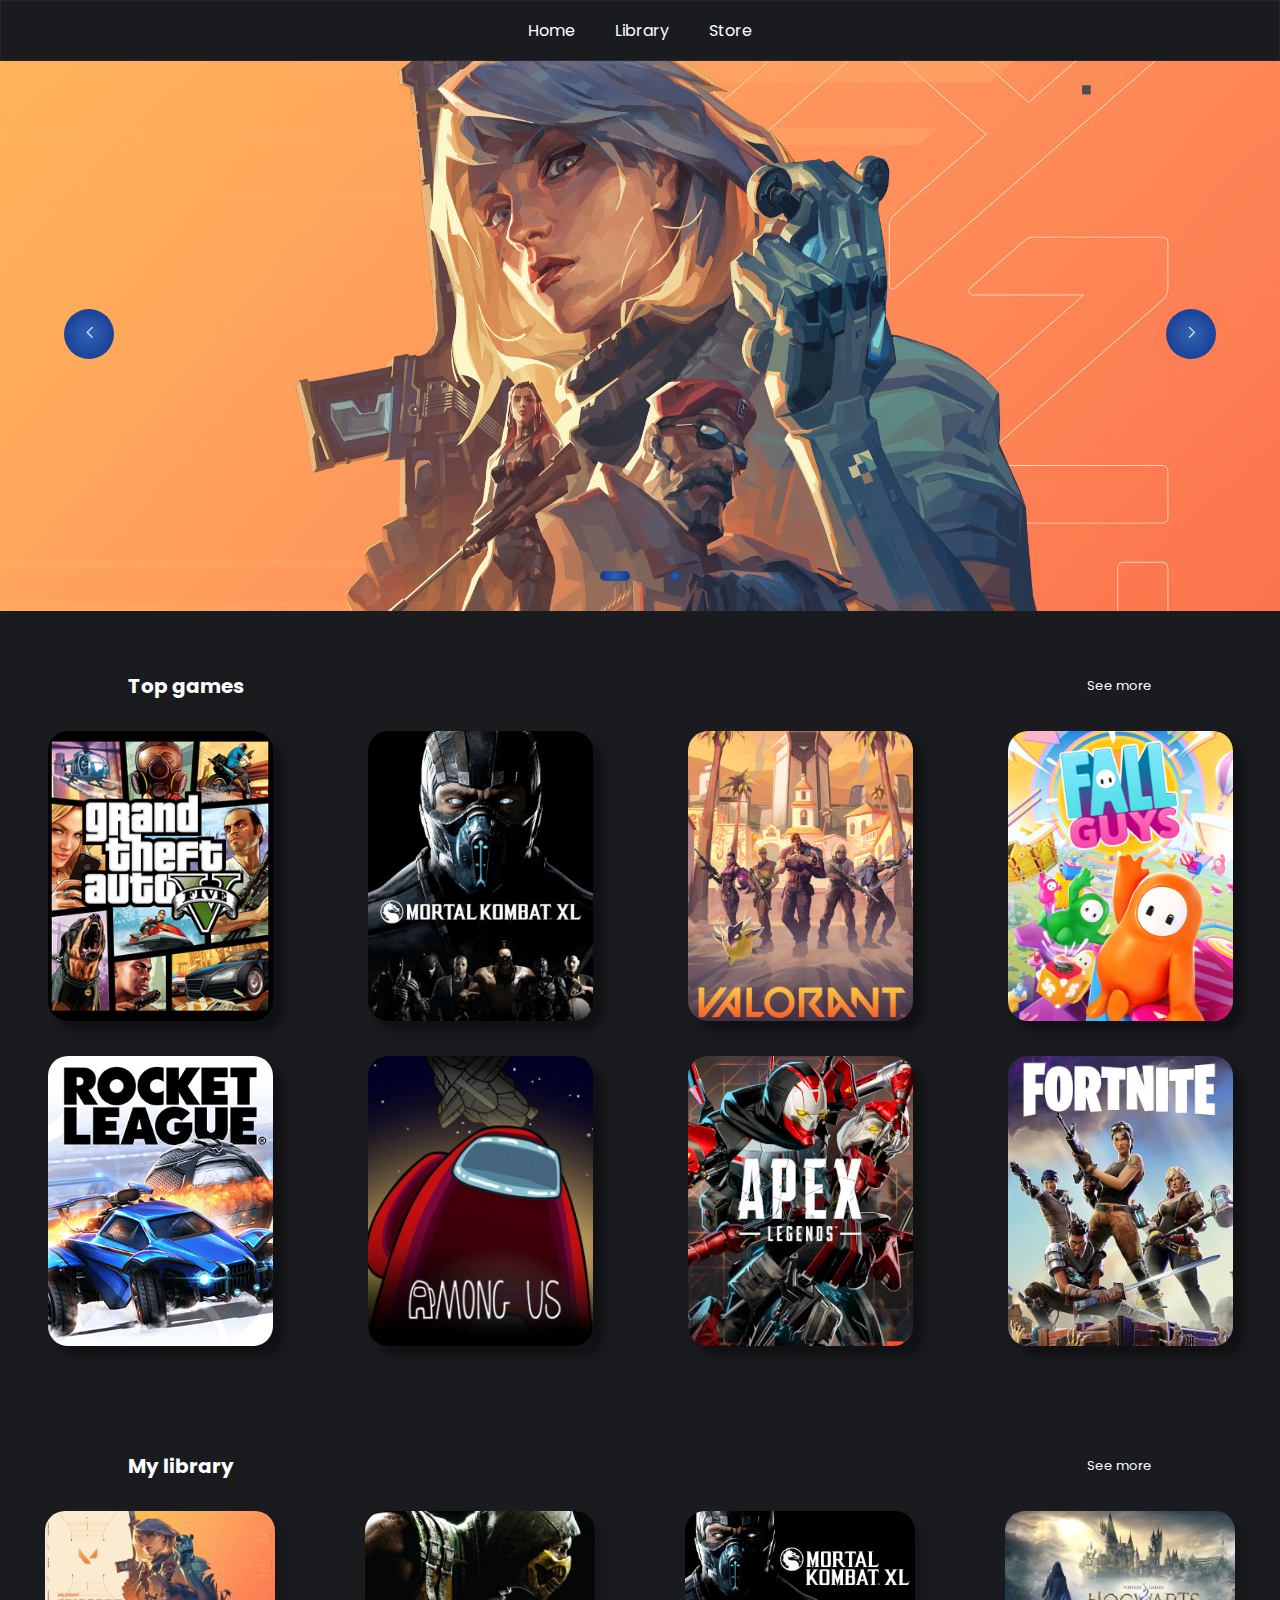
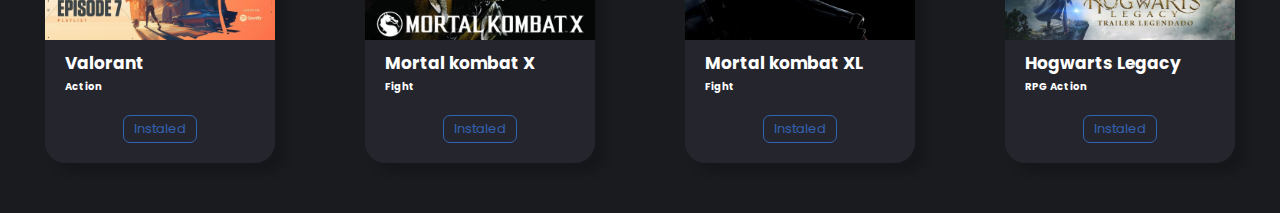
<file: index.html>
<!DOCTYPE html>
<html lang="pt-br">
<head>
    <meta charset="UTF-8">
    <meta name="viewport" content="width=device-width, initial-scale=1.0">
    <title>Dashboard Gamer</title>
    <link rel="stylesheet" href="assets/style.css">
    <link rel="stylesheet" href="media/index.css">
    <link rel="stylesheet" href="https://cdn.jsdelivr.net/npm/bootstrap-icons@1.11.1/font/bootstrap-icons.css">
</head>
<body>
    <header>
        <nav id="menu">
            <a href="index.html">Home</a>

            <a href="library.html">Library</a>

            <a href="store.html">Store</a>
        </nav>
    </header>
    
    <main>
        <section class="slider">
            
            <div class="list">
                <div class="item">
                    <img src="img-slide/valorant.jpg" alt="" class="bg-slide2" >
                </div>
                <div class="item">
                    <img src="img-slide/Mortal-Kombat-bg.jpeg" alt="" class="bg-slide" >
                </div>
                
            </div>

            <div class="buttons">
                <button id="prev"><i class="bi bi-chevron-left"></i></button>
                <button id="next"><i class="bi bi-chevron-right"></i></button>
            </div>

            <ul class="dots">
                <li class="active"></li>
                <li></li>
            </ul>
           
        </section>

        <section class="store">
            <span class="showMore">
                <h1>Top games</h1>
                <a href="store.html">See more</a>
            </span>
            
            <div class="played">
                <div class="slide-store">
                    <img src="img-games/gta5.png" alt="imagem do jogo gta">

                    <div class="name-game">
                        <p>Grand Theft Auto V</p>
                        <div class="btn">
                            <h3>R$: 64,20</h3>
                            <a href="store.html" class="buy">Add to Cart</a>  
                        </div>
                    </div>
                </div>

                <div class="slide-store">
                    <img src="img-games/mkxl.jpg" alt="imagem do jogo mortal kombat xl">

                    <div class="name-game">
                        <p>Mortal kombat XL</p>
                        <div class="btn">
                            <h3>R$: 223,20</h3>
                            <a href="store.html" class="buy">Add to Cart</a>  
                        </div>
                    </div>
                </div>

                <div class="slide-store">
                    <img src="img-games/valorant.jpg" alt="imagem do valorant">

                    <div class="name-game">
                        <p>Valorant</p>
                        <div class="btn">
                            <h3>Free</h3>
                            <a href="store.html" class="buy">Add to Cart</a>
                        </div>
                    </div>
                </div>

                <div class="slide-store">
                    <img src="img-games/fg.jpg" alt="imagem do jogo fall guys">

                    <div class="name-game">
                        <p>Fall guys</p>
                        <div class="btn">
                            <h3>Free</h3>
                            <a href="store.html" class="buy">Add to Cart</a> 
                        </div>
                    </div>
                </div>

                <div class="slide-store">
                    <img src="img-games/rlg.png" alt="imagem do jogo rocket league">

                    <div class="name-game">
                        <p>Rocket league</p>
                        <div class="btn">
                            <h3>Free</h3>
                            <a href="store.html" class="buy">Add to Cart</a> 
                        </div>
                    </div>
                </div>

                <div class="slide-store">
                    <img src="img-games/amoung.jpg" alt="imagem do jogo among-us">

                    <div class="name-game">
                        <p>Among Us</p>
                        <div class="btn">
                            <h3>R$: 10,00</h3>
                            <a href="store.html" class="buy">Add to Cart</a>  
                        </div>
                    </div>
                </div>

                <div class="slide-store">
                    <img src="img-games/apex.jpeg" alt="imagem do jogo apex">

                    <div class="name-game">
                        <p>Apex Legends</p>
                        <div class="btn">
                            <h3>Free</h3>
                            <a href="store.html" class="buy">Add to Cart</a>
                        </div>
                    </div>
                </div>

                <div class="slide-store">
                    <img src="img-games/fnt.jpg" alt="imagem do jogo fortnite">

                    <div class="name-game">
                        <p>Fortnite</p>
                        <div class="btn">
                            <h3>Free</h3>
                            <a href="store.html" class="buy">Add to Cart</a>
                        </div>
                    </div>
                </div>
                
            </div>

        </section>


        <section class="library">
            <span class="showMore">
                <h1>My library</h1>
                <a href="library.html">See more</a>
            </span>

            <div class="cards">
                <div class="card-lib">
                    <img src="img/valorant-bg.webp" alt="jogo valorant">
                    <h3>Valorant</h3>
                    <h5>Action</h5>
                    <div class="btn">
                        <a href="library.html">Instaled</a>
                    </div>
                </div>

                <div class="card-lib">
                    <img src="img/mkx.jpg" alt="jogo mortal kombat X">
                    <h3>Mortal kombat X</h3>
                    <h5>Fight</h5>
                    <div class="btn">
                        <a href="library.html">Instaled</a>
                    </div>
                </div>

                <div class="card-lib">
                    <img src="img/mkxl.jpeg" alt="jogo mortal kombat XL">
                    <h3>Mortal kombat XL</h3>
                    <h5>Fight</h5>
                    <div class="btn">
                        <a href="library.html">Instaled</a>
                    </div>
                </div>

                <div class="card-lib">
                    <img src="img/hl.jpg" alt="jogo mortal hogwarts legacy">
                    <h3>Hogwarts Legacy</h3>
                    <h5>RPG Action</h5>
                    <div class="btn">
                        <a href="library.html">Instaled</a>
                    </div>
                </div>
            </div>

        </section>

    </main>



    <script src="script/script.js"></script>
</body>
</html>
</file>
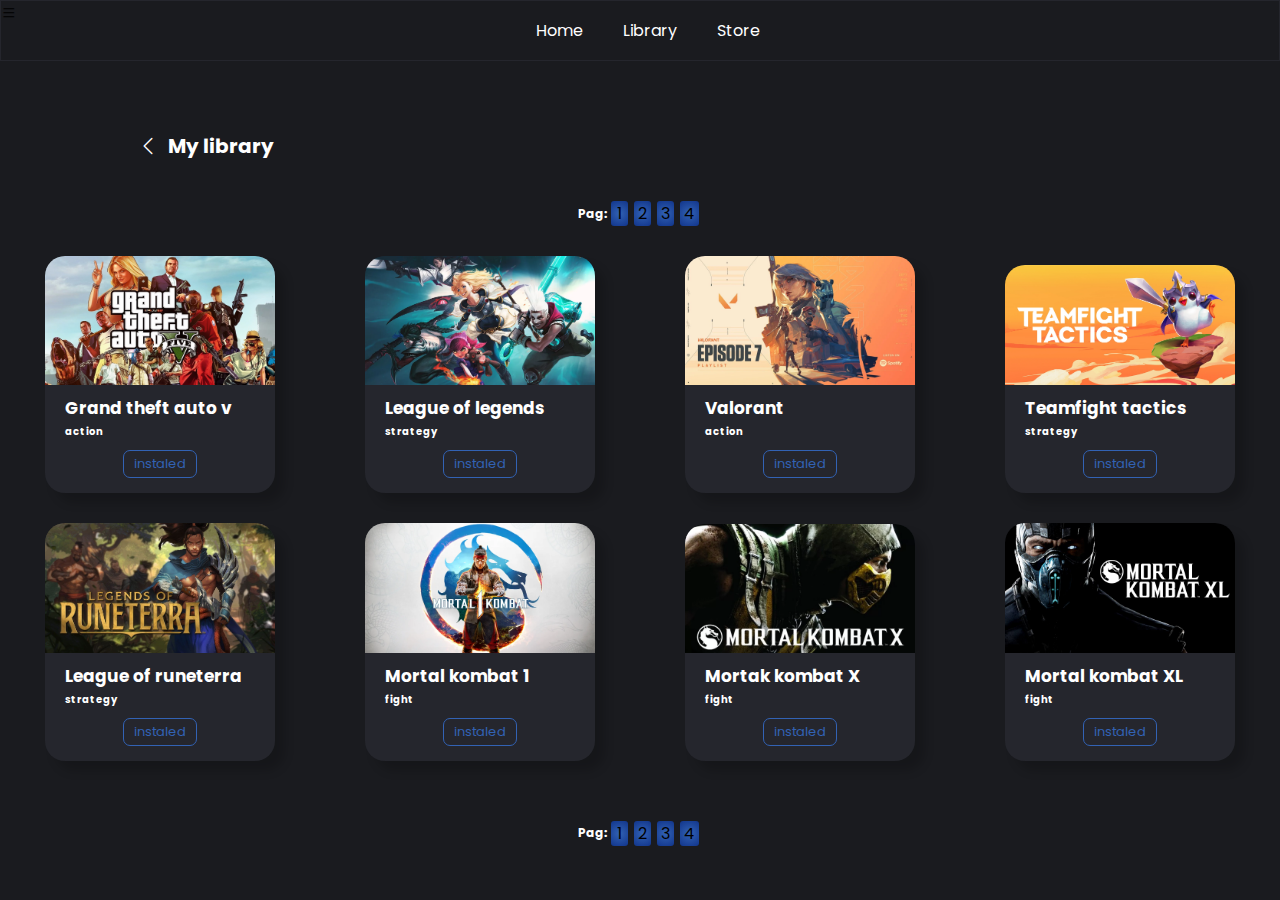
<file: library.html>
<!DOCTYPE html>
<html lang="pt-br">
<head>
    <meta charset="UTF-8">
    <meta name="viewport" content="width=device-width, initial-scale=1.0">
    <title>Dashboard Gamer</title>
    <link rel="stylesheet" href="assets/style.css">
    <link rel="stylesheet" href="assets/library.css">
    <link rel="stylesheet" href="media/library.css">
    <link rel="stylesheet" href="https://cdn.jsdelivr.net/npm/bootstrap-icons@1.11.1/font/bootstrap-icons.css">
</head>
<body>
    <header>
        <div class="hbg">
            <a onclick="clickMenu()"><i class="bi bi-list"></i></a>
        </div>

        <nav id="menu">
            <a href="index.html">Home</a>

            <a href="library.html">Library</a>

            <a href="store.html">Store</a>
        </nav>
    </header>
    

    <main>
        <section class="library">
            <span class="showMore">
                <a href="index.html" class="before" ><i class="bi bi-chevron-left"></i></a>
                <h1>My library</h1>
            </span>

            <div class="pag">
                <h4>Pag:</h4>
                <p class="one" onclick="clickPlay1()">1</p>
                <p onclick="clickPlay2()">2</p>
                <p onclick="clickPlay3()">3</p>
                <p onclick="clickPlay4()">4</p>
            </div>
            

            <div class="play" id="play1">
                <div class="mygames">
                    <img src="img/gta.jpg" alt="imagem do jogo gta 5">
                    <h3>Grand theft auto v</h3>
                    <h5>action</h5>
                    <div class="btn">                             
                        <a>instaled</a>
                    </div>
                </div>

                <div class="mygames">
                    <img src="img/lol.jpg" alt="imagem do lol">
                    <h3>League of legends</h3>
                    <h5>strategy</h5>
                    <div class="btn">
                        <a>instaled</a>
                    </div>
                </div>

                <div class="mygames">
                    <img src="img/valorant-bg.webp" alt="imagem do jogo valorant">
                    <h3>Valorant</h3>
                    <h5>action</h5>
                    <div class="btn">
                        <a>instaled</a>
                    </div>
                </div>

                
                <div class="mygames">
                    <img src="img/tft.jpg" alt="imagem do jogo tft">
                    <h3>Teamfight tactics</h3>
                    <h5>strategy</h5>
                    <div class="btn">
                        <a>instaled</a>
                    </div>
                </div>

                <div class="mygames">
                    <img src="img/rune.jpg" alt="imagem do jogo league of runeterra">
                    <h3>League of runeterra</h3>
                    <h5>strategy</h5>
                    <div class="btn">
                        <a>instaled</a>
                    </div>
                </div>

                
                <div class="mygames">
                    <img src="img/mk1.webp" alt="imagem do jogo mk 1">
                    <h3>Mortal kombat 1</h3>
                    <h5>fight</h5>
                    <div class="btn">
                        <a>instaled</a>
                    </div>
                </div>

                <div class="mygames">
                    <img src="img/mkx.jpg" alt="imagem do jogo mk X">
                    <h3>Mortak kombat X</h3>
                    <h5>fight</h5>
                    <div class="btn">                             
                        <a>instaled</a>
                    </div>
                </div>

                <div class="mygames">
                    <img src="img/mkxl.jpeg" alt="imagem do jogo mk XL">
                    <h3>Mortal kombat XL</h3>
                    <h5>fight</h5>
                    <div class="btn">
                        <a>instaled</a>
                    </div>
                </div>

            </div>

            <div class="play" id="play2">
                
                <div class="mygames">
                    <img src="img/cs2.webp" alt="imagem do jogo cs2">
                    <h3>Counter strike 2</h3>
                    <h5>action</h5>
                    <div class="btn">
                        <a>instaled</a>
                    </div>
                </div>
                
                <div class="mygames">
                    <img src="img/cyb.jpg" alt="imagem do jogo cyberpunk">
                    <h3>Cyberpunk 2077</h3>
                    <h5>action</h5>
                    <div class="btn">
                        <a>instaled</a>
                    </div>
                </div>

                <div class="mygames">
                    <img src="img/apex.webp" alt="imagem do jogo apex">
                    <h3>Apex legends</h3>
                    <h5>action</h5>
                    <div class="btn">
                        <a>instaled</a>
                    </div>
                </div>

                <div class="mygames">
                    <img src="img/hl.jpg" alt="imagem do jogo hogwarts legacy">
                    <h3>Hogwarts Legacy</h3>
                    <h5>RPG Action</h5>
                    <div class="btn">
                        <a>instaled</a>
                    </div>
                </div>

                <div class="mygames">
                    <img src="img/Among.jpg" alt="imagem do jogo among-us">
                    <h3>Among-us</h3>
                    <h5>strategy</h5>
                    <div class="btn">                             
                        <a>instaled</a>
                    </div>
                </div>

                <div class="mygames">
                    <img src="img/street.png" alt="imagem do jogo street fighter 6">
                    <h3>Street Fighter 6</h3>
                    <h5>fight</h5>
                    <div class="btn">
                        <a>instaled</a>
                    </div>
                </div>

                <div class="mygames">
                    <img src="img/nba2k23.jpg" alt="imagem do jogo NBA 2k23">
                    <h3>NBA 2k23</h3>
                    <h5>sport</h5>
                    <div class="btn">
                        <a>instaled</a>
                    </div>
                </div>

                <div class="mygames">
                    <img src="img/steet5.jpg" alt="imagem do jogo street fighter 5">
                    <h3>Street Fighter 5</h3>
                    <h5>fight</h5>
                    <div class="btn">
                        <a>instaled</a>
                    </div>
                </div>

            </div>  

            <div class="play" id="play3">
                <div class="mygames">
                    <img src="img/starfield.png" alt="imagem do jogo starfield">
                    <h3>Starfield</h3>
                    <h5>adventure / action</h5>
                    <div class="btn">
                        <a>instaled</a>
                    </div>
                </div>

                <div class="mygames">
                    <img src="img/Lies.jpg" alt="imagem do jogo lies of p">
                    <h3>Lies of P</h3>
                    <h5>RPG</h5>
                    <div class="btn">
                        <a>instaled</a>
                    </div>
                </div>

                <div class="mygames">
                    <img src="img/fnt.webp" alt="imagem do jogo fortnite">
                    <h3>Fortnite</h3>
                    <h5>action</h5>
                    <div class="btn">
                        <a>instaled</a>
                    </div>
                </div>

                <div class="mygames">
                    <img src="img/overw.jpg" alt="imagem do jogo overwatch 2">
                    <h3>Overwatch 2</h3>
                    <h5>action</h5>
                    <div class="btn">
                        <a>instaled</a>
                    </div>
                </div>

                <div class="mygames">
                    <img src="img/rocket-league.webp" alt="imagem do jogo rocket league">
                    <h3>Rocket league</h3>
                    <h5>sport</h5>
                    <div class="btn">
                        <a>instaled</a>
                    </div>
                </div>

                <div class="mygames">
                    <img src="img/lostArk.webp" alt="imagem do jogo lost ark">
                    <h3>Lost ark</h3>
                    <h5>MMORPG</h5>
                    <div class="btn">
                        <a>instaled</a>
                    </div>
                </div>  

                <div class="mygames">
                    <img src="img/thesims.jpg" alt="imagem do jogo the sims 4">
                    <h3>The sims 4</h3>
                    <h5>life simulator</h5>
                    <div class="btn">
                        <a>instaled</a>
                    </div>
                </div>

                <div class="mygames">
                    <img src="img/pubg.jpg" alt="imagem do jogo PUBG - Battlegrounds">
                    <h3>PUBG - Battlegrounds</h3>
                    <h5>battle royale</h5>
                    <div class="btn">
                        <a>instaled</a>
                    </div>
                </div>

            </div>

            <div class="play" id="play4">
                <div class="mygames">
                    <img src="img/gtaSan.jpg" alt="imagem do jogo grand theft auto san andreas">
                    <h3>GTA: San Andreas</h3>
                    <h5>The Definitive Edition</h5>
                    <div class="btn">
                        <a>instaled</a>
                    </div>
                </div>

                <div class="mygames">
                    <img src="img/fc24.jpeg" alt="imagem do jogo fc24">
                    <h3>EA SPORTS FC™ 24</h3>
                    <h5>sport</h5>
                    <div class="btn">
                        <a>instaled</a>
                    </div>
                </div>

                <div class="mygames">
                    <img src="img/seaOfThieves.jpg" alt="imagem do jogo Sea of Thieves 2023 Edition">
                    <h3>Sea of Thieves</h3>
                    <h5>2023 Edition</h5>
                    <div class="btn">
                        <a>instaled</a>
                    </div>
                </div>

                <div class="mygames">
                    <img src="img/tw.jpeg" alt="imagem do jogo the witcher 3">
                    <h3>The Witcher® 3</h3>
                    <h5>Wild Hunt</h5>
                    <div class="btn">
                        <a>instaled</a>
                    </div>
                </div>

            </div>

            <div class="pag" id="pag2">
                <h4>Pag:</h4>
                <p class="one" onclick="clickPlay1()">1</p>
                <p onclick="clickPlay2()">2</p>
                <p onclick="clickPlay3()">3</p>
                <p onclick="clickPlay4()">4</p>
            </div>
        </section>

    </main>
    <script src="script/script.js"></script>
</body>
</html>
</file>
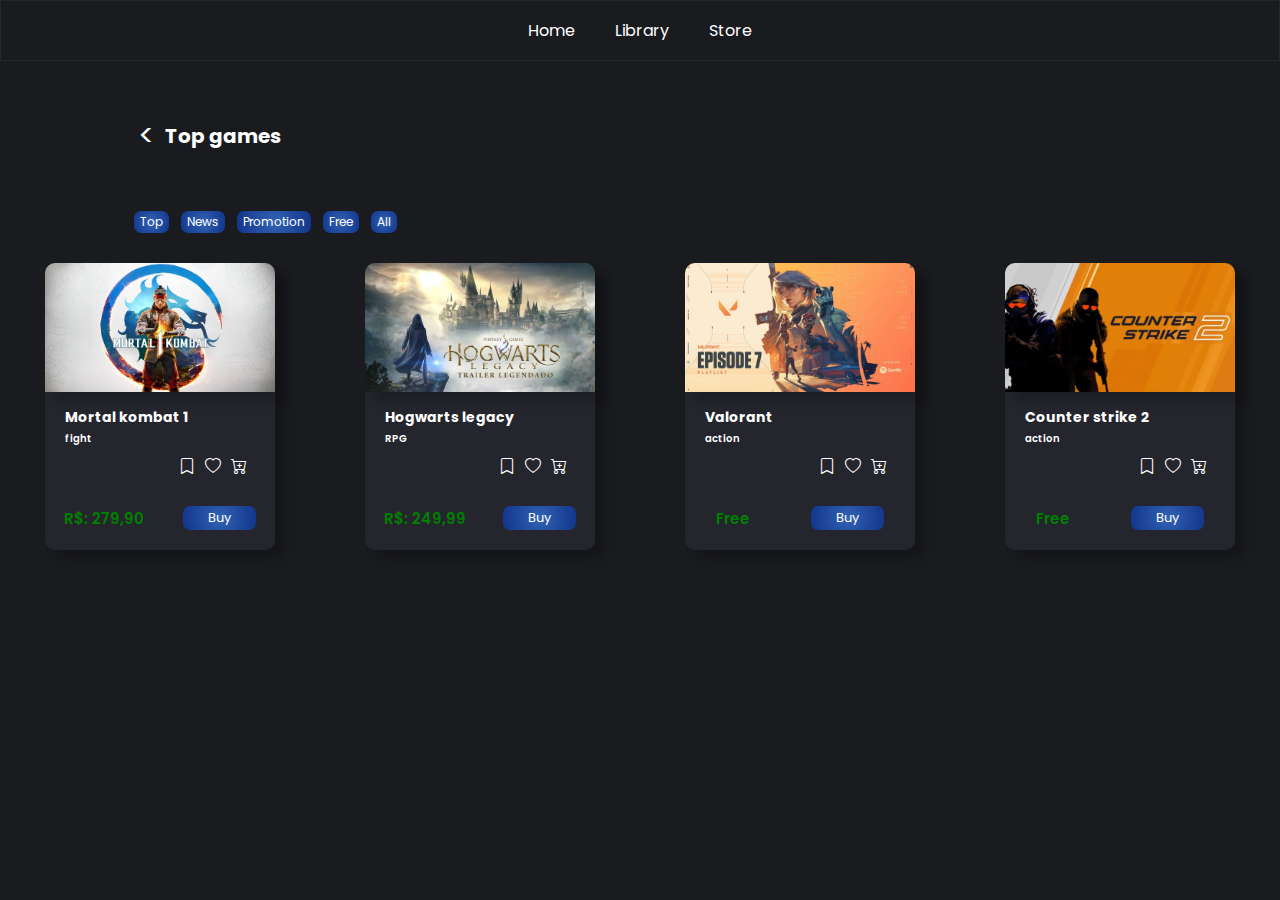
<file: store.html>
<!DOCTYPE html>
<html lang="pt-br">
<head>
    <meta charset="UTF-8">
    <meta name="viewport" content="width=device-width, initial-scale=1.0">
    <title>Dashboard Gamer</title>
    <link rel="stylesheet" href="style/global.css">
    <link rel="stylesheet" href="components/store/style/header.css">
    <link rel="stylesheet" href="components/store/style/store.css">
    <link rel="stylesheet" href="components/store/media/store.css">
    <link rel="stylesheet" href="https://cdn.jsdelivr.net/npm/bootstrap-icons@1.11.1/font/bootstrap-icons.css">
</head>
<body>
    <header>
        <nav id="menu">
            <a href="index.html">Home</a>

            <a href="library.html">Library</a>

            <a href="store.html">Store</a>
        </nav>
    </header>
    
    <main>
        <section class="my-store">
            <span class="showMore-store">
                <div class="top-show">
                    <a href="index.html" ><</a>
                    <h1>Top games</h1>
                </div>
            
                <div class="category">
                    <p onclick="clickTopGames()">Top</p>
                    <p onclick="clickTopNews()">News</p>
                    <p onclick="clickTopPromotion()">Promotion</p>
                    <p onclick="clickTopFree()">Free</p>
                    <p onclick="clickAllGames()">All</p>
                </div>
                
                <div class="pag" id="pagAll2">
                    <h4>Pag:</h4>
                    <p class="one" onclick="clickAll()">1</p>
                    <p onclick="clickAll2()">2</p>
                    <p onclick="clickAll3()">3</p>
                    <p onclick="clickAll4()">4</p>
                </div>
            </span>
            
            <div class="cardsCategory">

                <div class="played" id="topGames">
                    <div class="slide-store">
                        <img src="components/img-cards/mk1.webp" alt="imagem do jogo mortal kombat 1">
    
                        <div class="name-game">
                            <h3>Mortal kombat 1</h3>
                            <p>fight</p>
                        </div>
    
                        <div class="cart">
                            <i class="bi bi-bookmark"></i>
                            <i class="bi bi-heart"></i>
                            <i class="bi bi-cart-plus"></i>
                        </div>
    
                        <div class="price">
                            <P>R$: 279,90</P>
                            <a  class="buy">Buy</a>  
                        </div>
                        
                    </div>
    
                    <div class="slide-store">
                        <img src="components/img-cards/hl.jpg" alt="imagem do jogo hogwarts legacy">
    
                        <div class="name-game">
                            <h3>Hogwarts legacy</h3>
                            <p>RPG</p>
                        </div>
    
                        <div class="cart">
                            <i class="bi bi-bookmark"></i>
                            <i class="bi bi-heart"></i>
                            <i class="bi bi-cart-plus"></i>
                        </div>
    
                        <div class="price">
                            <P>R$: 249,99</P>
                            <a  class="buy">Buy</a>  
                        </div>
                        
                    </div>
    
                    <div class="slide-store">
                        <img src="components/img-cards/valorant-bg.webp" alt="imagem do jogo valorant">
    
                        <div class="name-game">
                            <h3>Valorant</h3>
                            <p>action</p>
                        </div>
    
                        <div class="cart">
                            <i class="bi bi-bookmark"></i>
                            <i class="bi bi-heart"></i>
                            <i class="bi bi-cart-plus"></i>
                        </div>
    
                        <div class="price">
                            <P>Free</P>
                            <a  class="buy">Buy</a>    
                        </div>
                        
                    </div>
    
                    <div class="slide-store">
                        <img src="components/img-cards/cs2.webp" alt="imagem do jogo cs2">
    
                        <div class="name-game">
                            <h3>Counter strike 2</h3>
                            <p>action</p>
                        </div>
    
                        <div class="cart">
                            <i class="bi bi-bookmark"></i>
                            <i class="bi bi-heart"></i>
                            <i class="bi bi-cart-plus"></i>
                        </div>
    
                        <div class="price">
                            <P>Free</P>
                            <a  class="buy">Buy</a>   
                        </div>
                        
                    </div>
                </div>
    
                <div class="played" id="topNews">
                    <div class="slide-store">
                        <img src="components/img-cards/lies.jpg" alt="imagem do jogo lies of p">
    
                        <div class="name-game">
                            <h3>Lies of P</h3>
                            <p>RPG</p>
                        </div>
    
                        <div class="cart">
                            <i class="bi bi-bookmark"></i>
                            <i class="bi bi-heart"></i>
                            <i class="bi bi-cart-plus"></i>
                        </div>
    
                        <div class="price">
                            <P>R$: 249,90</P>
                            <a  class="buy">Buy</a>  
                        </div>
                        
                    </div>
    
                    <div class="slide-store">
                        <img src="components/img-cards/mk1.webp" alt="imagem do jogo mortal kombat 1">
    
                        <div class="name-game">
                            <h3>Mortal kombat 1</h3>
                            <p>fight</p>
                        </div>
    
                        <div class="cart">
                            <i class="bi bi-bookmark"></i>
                            <i class="bi bi-heart"></i>
                            <i class="bi bi-cart-plus"></i>
                        </div>
    
                        <div class="price">
                            <P>R$: 279,90</P>
                            <a  class="buy">Buy</a>  
                        </div>
                        
                    </div>
    
                    <div class="slide-store">
                        <img src="components/img-cards/fc24.jpeg" alt="imagem do jogo fc24">
    
                        <div class="name-game">
                            <h3>EA SPORTS FC™ 24</h3>
                            <p>sport</p>
                        </div>
    
                        <div class="cart">
                            <i class="bi bi-bookmark"></i>
                            <i class="bi bi-heart"></i>
                            <i class="bi bi-cart-plus"></i>
                        </div>
    
                        <div class="price">
                            <P>R$: 359,00</P>
                            <a  class="buy">Buy</a>    
                        </div>
                        
                    </div>
    
                    <div class="slide-store">
                        <img src="components/img-cards/starfield.png" alt="imagem do jogo starfield">
    
                        <div class="name-game">
                            <h3>Starfield</h3>
                            <p>adventure / action</p>
                        </div>
    
                        <div class="cart">
                            <i class="bi bi-bookmark"></i>
                            <i class="bi bi-heart"></i>
                            <i class="bi bi-cart-plus"></i>
                        </div>
    
                        <div class="price">
                            <P>R$: 299,90</P>
                            <a  class="buy">Buy</a>  
                        </div>
                        
                    </div>
                </div>
    
                <div class="played" id="topPromotion">
                    <div class="slide-store">
                        <img src="components/img-cards/cyb.jpg" alt="imagem do jogo cyber punk 2077">
    
                        <div class="name-game">
                            <h3>Cyber punk 2077</h3>
                            <p>action</p>
                            <div class="desconto">
                                <p>-40%</p>
                            </div>
                        </div>
    
                        <div class="cart">
                            <i class="bi bi-bookmark"></i>
                            <i class="bi bi-heart"></i>
                            <i class="bi bi-cart-plus"></i>
                        </div>
                        <div class="price">
                            <span>
                                <P class="price-desconto">R$: 199,90</P>
                                <P>R$: 119,94</P>
                            </span>
                    
                            <a  class="buy">Buy</a>  
                        </div>
                        
                    </div>
    
                    <div class="slide-store">
                        <img src="components/img-cards/seaOfThieves.jpg" alt="imagem do jogo Sea of Thieves 2023 Edition">
    
                        <div class="name-game">
                            <h3>Sea of Thieves</h3>
                            <p>2023 Edition</p>
                            <div class="desconto">
                                <p>-50%</p>
                            </div>
                        </div>
    
                        <div class="cart">
                            <i class="bi bi-bookmark"></i>
                            <i class="bi bi-heart"></i>
                            <i class="bi bi-cart-plus"></i>
                        </div>
                        <div class="price">
                            <span>
                                <P class="price-desconto">R$: 29,00</P>
                                <P>R$: 14,50</P>
                            </span>
                    
                            <a  class="buy">Buy</a>   
                        </div>
                        
                    </div>
    
                    <div class="slide-store">
                        <img src="components/img-cards/tw.jpeg" alt="imagem do jogo the witcher 3">
    
                        <div class="name-game">
                            <h3>The Witcher® 3</h3>
                            <p>Wild Hunt</p>
                            <div class="desconto">
                                <p>-70%</p>
                            </div>
                        </div>
    
                        <div class="cart">
                            <i class="bi bi-bookmark"></i>
                            <i class="bi bi-heart"></i>
                            <i class="bi bi-cart-plus"></i>
                        </div>
                        <div class="price">
                            <span>
                                <P class="price-desconto">R$: 129,99</P>
                                <P>R$: 38,99</P>
                            </span>
                    
                            <a  class="buy">Buy</a>   
                        </div>
                        
                    </div>

                    <div class="slide-store">
                        <img src="components/img-cards/gtaSan.jpg" alt="imagem do jogo grand theft auto san andreas">
    
                        <div class="name-game">
                            <h3>GTA: San Andreas</h3>
                            <p>The Definitive Edition</p>
                            <div class="desconto">
                                <p>-50%</p>
                            </div>
                        </div>
    
                        <div class="cart">
                            <i class="bi bi-bookmark"></i>
                            <i class="bi bi-heart"></i>
                            <i class="bi bi-cart-plus"></i>
                        </div>
                        <div class="price">
                            <span>
                                <P class="price-desconto">R$: 299,90</P>
                                <P>R$: 149,95</P>
                            </span>
                    
                            <a  class="buy">Buy</a>  
                        </div>
                        
                    </div>
                </div>
    
                <div class="played" id="topFree1">
                    <div class="slide-store">
                        <img src="components/img-cards/valorant-bg.webp" alt="imagem do jogo valorant">
    
                        <div class="name-game">
                            <h3>Valorant</h3>
                            <p>action</p>
                        </div>
    
                        <div class="cart">
                            <i class="bi bi-bookmark"></i>
                            <i class="bi bi-heart"></i>
                            <i class="bi bi-cart-plus"></i>
                        </div>
    
                        <div class="price">
                            <P>Free</P>
                            <a  class="buy">Buy</a>  
                        </div>
                        
                    </div>
    
                    <div class="slide-store">
                        <img src="components/img-cards/cs2.webp" alt="imagem do jogo counter strike 2">
    
                        <div class="name-game">
                            <h3>Counter strike 2</h3>
                            <p>action</p>
                        </div>
    
                        <div class="cart">
                            <i class="bi bi-bookmark"></i>
                            <i class="bi bi-heart"></i>
                            <i class="bi bi-cart-plus"></i>
                        </div>
    
                        <div class="price">
                            <P>Free</P>
                            <a  class="buy">Buy</a>   
                        </div>
                        
                    </div>
    
                    <div class="slide-store">
                        <img src="components/img-cards/lol.jpg" alt="imagem do jogo league of legends">
    
                        <div class="name-game">
                            <h3>League of legends</h3>
                            <p>strategy</p>
                        </div>
    
                        <div class="cart">
                            <i class="bi bi-bookmark"></i>
                            <i class="bi bi-heart"></i>
                            <i class="bi bi-cart-plus"></i>
                        </div>
    
                        <div class="price">
                            <P>Free</P>
                            <a  class="buy">Buy</a>  
                        </div>
                        
                    </div>
    
                    <div class="slide-store">
                        <img src="components/img-cards/apex.webp" alt="imagem do jogo apex legends">
    
                        <div class="name-game">
                            <h3>Apex legends</h3>
                            <p>action</p>
                        </div>
    
                        <div class="cart">
                            <i class="bi bi-bookmark"></i>
                            <i class="bi bi-heart"></i>
                            <i class="bi bi-cart-plus"></i>
                        </div>
    
                        <div class="price">
                            <P>Free</P>
                            <a  class="buy">Buy</a>  
                        </div>
                        
                    </div>
                </div>

                <div class="played" id="topFree2">
                    <div class="slide-store">
                        <img src="components/img-cards/overw.jpg" alt="imagem do jogo overwatch 2">
    
                        <div class="name-game">
                            <h3>Overwatch 2</h3>
                            <p>action</p>
                        </div>
    
                        <div class="cart">
                            <i class="bi bi-bookmark"></i>
                            <i class="bi bi-heart"></i>
                            <i class="bi bi-cart-plus"></i>
                        </div>
    
                        <div class="price">
                            <P>Free</P>
                            <a  class="buy">Buy</a>  
                        </div>
                        
                    </div>
    
                    <div class="slide-store">
                        <img src="components/img-cards/fnt.webp" alt="imagem do jogo fortnite">
    
                        <div class="name-game">
                            <h3>Fortnite</h3>
                            <p>action</p>
                        </div>
    
                        <div class="cart">
                            <i class="bi bi-bookmark"></i>
                            <i class="bi bi-heart"></i>
                            <i class="bi bi-cart-plus"></i>
                        </div>
    
                        <div class="price">
                            <P>Free</P>
                            <a  class="buy">Buy</a>  
                        </div>
                        
                    </div>
    
                    <div class="slide-store">
                        <img src="components/img-cards/pubg.jpg" alt="imagem do jogo pubg - battlegrounds">
    
                        <div class="name-game">
                            <h3>PUBG - Battlegrounds</h3>
                            <p>battle royale</p>
                        </div>
    
                        <div class="cart">
                            <i class="bi bi-bookmark"></i>
                            <i class="bi bi-heart"></i>
                            <i class="bi bi-cart-plus"></i>
                        </div>
    
                        <div class="price">
                            <P>Free</P>
                            <a  class="buy">Buy</a>    
                        </div>
                        
                    </div>
    
                    <div class="slide-store">
                        <img src="components/img-cards/tft.jpg" alt="imagem do jogo teamfight Tactics">
    
                        <div class="name-game">
                            <h3>Teamfight Tactics</h3>
                            <p>strategy</p>
                        </div>
    
                        <div class="cart">
                            <i class="bi bi-bookmark"></i>
                            <i class="bi bi-heart"></i>
                            <i class="bi bi-cart-plus"></i>
                        </div>
    
                        <div class="price">
                            <P>Free</P>
                            <a  class="buy">Buy</a>  
                        </div>
                        
                    </div>
                </div>

                <div class="played" id="topAll">
                    <div class="slide-store">
                        <img src="components/img-cards/among.jpg" alt="imagem do jogo among us">
    
                        <div class="name-game">
                            <h3>Among Us</h3>
                            <p>strategy</p>
                        </div>
    
                        <div class="cart">
                            <i class="bi bi-bookmark"></i>
                            <i class="bi bi-heart"></i>
                            <i class="bi bi-cart-plus"></i>
                        </div>
    
                        <div class="price">
                            <P>R$: 10,00</P>
                            <a  class="buy">Buy</a>    
                        </div>
                        
                    </div>
    
                    <div class="slide-store">
                        <img src="components/img-cards/gta.jpg" alt="imagem do jogo grand theft auto V">
    
                        <div class="name-game">
                            <h3>Grand Theft Auto V</h3>
                            <p>action</p>
                        </div>
    
                        <div class="cart">
                            <i class="bi bi-bookmark"></i>
                            <i class="bi bi-heart"></i>
                            <i class="bi bi-cart-plus"></i>
                        </div>
    
                        <div class="price">
                            <P>R$: 64,20</P>
                            <a  class="buy">Buy</a>    
                        </div>
                        
                    </div>
    
                    <div class="slide-store">
                        <img src="components/img-cards/mkxl.jpeg" alt="imagem do jogo mortal kombat XL">
    
                        <div class="name-game">
                            <h3>Mortal kombat XL</h3>
                            <p>fight</p>
                        </div>
    
                        <div class="cart">
                            <i class="bi bi-bookmark"></i>
                            <i class="bi bi-heart"></i>
                            <i class="bi bi-cart-plus"></i>
                        </div>
    
                        <div class="price">
                            <P>R$: 223,20</P>
                            <a  class="buy">Buy</a>    
                        </div>
                        
                    </div>
    
                    <div class="slide-store">
                        <img src="components/img-cards/mkx.jpg" alt="imagem do jogo mortal kombat X">
    
                        <div class="name-game">
                            <h3>Mortal kombat XL</h3>
                            <p>fight</p>
                        </div>
    
                        <div class="cart">
                            <i class="bi bi-bookmark"></i>
                            <i class="bi bi-heart"></i>
                            <i class="bi bi-cart-plus"></i>
                        </div>
    
                        <div class="price">
                            <P>R$: 89,99</P>
                            <a  class="buy">Buy</a>  
                        </div>
                        
                    </div>
                </div>

                <div class="played" id="topList">
                    <div class="slide-store">
                        <img src="components/img-cards/lostArk.webp" alt="imagem do jogo lost ark">
    
                        <div class="name-game">
                            <h3>Lost Ark</h3>
                            <p>MMORPG</p>
                        </div>
    
                        <div class="cart">
                            <i class="bi bi-bookmark"></i>
                            <i class="bi bi-heart"></i>
                            <i class="bi bi-cart-plus"></i>
                        </div>
    
                        <div class="price">
                            <P>Free</P>
                            <a  class="buy">Buy</a>  
                        </div>
                        
                    </div>
    
                    <div class="slide-store">
                        <img src="components/img-cards/rocket-league.webp" alt="imagem do jogo rocket league">
    
                        <div class="name-game">
                            <h3>Rocket league</h3>
                            <p>sport</p>
                        </div>
    
                        <div class="cart">
                            <i class="bi bi-bookmark"></i>
                            <i class="bi bi-heart"></i>
                            <i class="bi bi-cart-plus"></i>
                        </div>
    
                        <div class="price">
                            <P>Free</P>
                            <a  class="buy">Buy</a>   
                        </div>
                        
                    </div>
    
                    <div class="slide-store">
                        <img src="components/img-cards/nba2k23.jpg" alt="imagem do jogo mortal nba 2k23">
    
                        <div class="name-game">
                            <h3>NBA 2K23</h3>
                            <p>sport</p>
                        </div>
    
                        <div class="cart">
                            <i class="bi bi-bookmark"></i>
                            <i class="bi bi-heart"></i>
                            <i class="bi bi-cart-plus"></i>
                        </div>
    
                        <div class="price">
                            <P>R$: 299,90</P>
                            <a  class="buy">Buy</a>  
                        </div>
                        
                    </div>

                    <div class="slide-store">
                        <img src="components/img-cards/nba2k24.webp" alt="imagem do jogo mortal nba 2k24">
    
                        <div class="name-game">
                            <h3>NBA 2K24</h3>
                            <p>sport</p>
                        </div>
    
                        <div class="cart">
                            <i class="bi bi-bookmark"></i>
                            <i class="bi bi-heart"></i>
                            <i class="bi bi-cart-plus"></i>
                        </div>
    
                        <div class="price">
                            <P>R$: 299,90</P>
                            <a  class="buy">Buy</a>    
                        </div>
                        
                    </div>
    
                    <div class="slide-store">
                        <img src="components/img-cards/steet5.jpg" alt="imagem do jogo street fight 5">
    
                        <div class="name-game">
                            <h3>Street Fighter 5</h3>
                            <p>fight</p>
                        </div>
    
                        <div class="cart">
                            <i class="bi bi-bookmark"></i>
                            <i class="bi bi-heart"></i>
                            <i class="bi bi-cart-plus"></i>
                        </div>
    
                        <div class="price">
                            <P>R$: 84,00</P>
                            <a  class="buy">Buy</a>  
                        </div>
                        
                    </div>

                    <div class="slide-store">
                        <img src="components/img-cards/street.png" alt="imagem do jogo street fight 6">
    
                        <div class="name-game">
                            <h3>Street Fighter 6</h3>
                            <p>fight</p>
                        </div>
    
                        <div class="cart">
                            <i class="bi bi-bookmark"></i>
                            <i class="bi bi-heart"></i>
                            <i class="bi bi-cart-plus"></i>
                        </div>
    
                        <div class="price">
                            <P>R$: 249,00</P>
                            <a  class="buy">Buy</a>    
                        </div>
                        
                    </div>
    
                    <div class="slide-store">
                        <img src="components/img-cards/rune.jpg" alt="imagem do jogo league of runeterra">
    
                        <div class="name-game">
                            <h3>League of runeterra</h3>
                            <p>strategy</p>
                        </div>
    
                        <div class="cart">
                            <i class="bi bi-bookmark"></i>
                            <i class="bi bi-heart"></i>
                            <i class="bi bi-cart-plus"></i>
                        </div>
    
                        <div class="price">
                            <P>Free</P>
                            <a  class="buy">Buy</a>  
                        </div>
                        
                    </div>
    
                    <div class="slide-store">
                        <img src="components/img-cards/thesims.jpg" alt="imagem do jogo the sims 4">
    
                        <div class="name-game">
                            <h3>The sims 4</h3>
                            <p>life simulator</p>
                        </div>
    
                        <div class="cart">
                            <i class="bi bi-bookmark"></i>
                            <i class="bi bi-heart"></i>
                            <i class="bi bi-cart-plus"></i>
                        </div>
    
                        <div class="price">
                            <P>Free</P>
                            <a  class="buy">Buy</a>   
                        </div>
                        
                    </div>
    
                </div>
    

                <div class="pag" id="pagAll">
                    <h4>Pag:</h4>
                    <p class="one" onclick="clickAll()">1</p>
                    <p onclick="clickAll2()">2</p>
                    <p onclick="clickAll3()">3</p>
                    <p onclick="clickAll4()">4</p>
                </div>
            </div>
            
        </section>
    </main>

    

    <script src="components/index/script/index.js"></script>
    <script src="components/library/script/library.js"></script>
    <script src="components/store/script/store.js"></script>
</body>
</html>
</file>
<file: assets/style.css>
@import url('https://fonts.googleapis.com/css2?family=Poppins:wght@500;600;700&display=swap');

*{
    margin: 0;
    padding: 0;
    box-sizing: border-box;
    text-decoration: none;
    border: none;
    outline: none;
    scroll-behavior: smooth;
    font-family: 'Poppins', sans-serif;
}

:root{
    --backgroud: #1a1b1f;
    --backgroud2: #25262d;
    --hover: rgb(50,98,180);
    --font: white;
    --hover2: radial-gradient(circle,rgb(50,98,180) 0%,rgb(17,53,139) 100%);
}

body{
    background-color: var(--backgroud);
    margin: auto;
    overflow-x: hidden;
}



/* Começo do header */
header{
    display: flex;
    flex-direction: row;
    border: 1px solid var(--backgroud2);
    overflow-y: hidden;
    transition: 0.5s;
}

header #menu{
    width: 100%;
}


#menu{
    display: flex;
    align-items: center;
    justify-content: center;
}

#menu >  a{
    margin: 10px;
    color: var(--font);
    padding: 7px 10px;
}


#menu > a:hover{
    background: var(--hover2);
    border-radius: 10px;
}

#menu > a .bi{
    font-size: 20px;
}
/* Fim do header */




/* Começo do slide-principal */
main{
    margin: auto;
    width: 100%;
    
}

main .principal {
    background-color: red;
}

main .slider{
    
    max-width: 1900px;
    height: 550px;
    position: relative;
    overflow: hidden;
}

main .slider .list{
    position: absolute;
    top: 0;
    left: 0;
    height: 100%;
    display: flex;
    width: max-content;
    transition: 1s;
}

main .slider .list .item{
    display: flex;
    flex-direction: row;
    position: relative;
    margin: auto;
    justify-content: center;
    align-items: center;
}

main .slider .list .item .bg-slide{
    position: relative;
    object-fit: cover;
    max-width: 100%;
    height: 100%;
    box-shadow: 10px 10px 10px rgba(0, 0, 0, 0.171);
}

main .slider .list .item .bg-slide2{
    position: relative;
    object-fit: cover;
    max-width: 100%;
    height: 100%;
    box-shadow: 10px 10px 10px rgba(0, 0, 0, 0.171);
}


main .slider .buttons{
    position: absolute;
    top: 45%;
    left: 5%;
    width: 90%;
    display: flex;
    justify-content: space-between;
}

main .slider .buttons button{
    width: 50px;
    height: 50px;
    border-radius: 50%;
    background: var(--hover2);
    color: #fff;
    cursor: pointer;
    transition: 0.3s;
}

main .slider .buttons button:hover{
    transform: scale(1.05);
}

main .slider .dots{
    position: absolute;
    bottom: 10px;
    color: #fff;
    left: 0;
    width: 100%;
    margin: 0;
    padding: 0;
    display: flex;
    justify-content: center;
    z-index: 1;
}

main .slider .dots li{
    list-style: none;
    width: 10px;
    height: 10px;
    background: var(--hover2);
    margin: 20px;
    border-radius: 20px;
    transition: 1s;
    cursor: pointer;
}

main .slider .dots li.active{
    width: 30px;
}
/* Fim do slide-principal */




/* Começo  conteudo store */
main .store{
    margin: 30px 0 auto;
    display: flex;
    flex-direction: column; 
    justify-content: center;
    align-items: center;
}

main .showMore{
    display: flex;
    justify-content: space-between;
    width: 80%;
    margin: auto;
}

main .showMore a{
    display: flex;
    align-items: center;
    justify-content: center;
    color: var(--font);
    font-size: 13px;
    cursor: pointer;
    transition: 0.5s;
}

main .showMore a:hover{
    color: var(--hover);
}
 
main .showMore a .bi{
    font-size: 15px;
}

main .store h1{
    margin: 30px 0;
    color: var(--font);
    font-size: 20px;
}

main .store .played{
    display: grid;
    grid-template-columns:1fr 1fr 1fr 1fr;
    width: 100%;
}

main .store .slide-store{
    display: flex;
    flex-direction: column;
    justify-content: center;
    align-items: center;
    background-color: var(--backgroud2);
    box-shadow: 10px 10px 10px rgba(0, 0, 0, 0.219);
    border-radius: 20px;
    margin: auto;
    margin-bottom: 35px;
    width: 225px;
    height: 290px;
    transition: 0.2s;
    position: relative;
}

main .store .slide-store:hover{
    transform: scale(1.04);
}

main .store .slide-store img{
    border-radius: 20px;
    width: 100%;
    height: 100%;
    box-shadow: 10px 10px 10px rgba(0, 0, 0, 0.171);
    transition: 0.5s;
    object-fit: cover;
}

main .store .slide-store .name-game{
    width: 100%;
    height: 100%;
    display: flex;
    flex-direction: column;
    align-items: center;
    justify-content: center;
    border-radius: 18px;
    position: absolute;
    bottom: 0;
    padding: 25px;
    transform: translateY(100px);
    opacity: 0;
    transition: 0.5s;
    background: var(--hover2);
}

main .store .slide-store .name-game:hover{
    opacity: 1;
    transform: translateY(0);
}

main .store .slide-store .name-game p{
    color: var(--font);
    font-size: 20px;
    font-weight: 700;
}

main .store .slide-store .name-game .btn{
    display: flex;
    flex-direction: column;
    align-items: center;
    justify-content: center;
}

main .store .slide-store .name-game h3{
    font-size: 14px;
    color: var(--font);
    margin: 3px 20px;
}

main .store .slide-store .buy{
    margin: 10px 0;
    font-size: 15px;
    padding: 3px 12px;
    border-radius: 7px;
    background: var(--backgroud);
    color: var(--font);
    cursor: pointer;
    transition: 0.5s;
}

main .store .slide-store .buy:hover{
   color: var(--hover);
}
/* Fim do conteudo-store */





/* Começo do conteudo-library */
main .library {
    display: flex;
    flex-direction: column;
    margin-top: 10px;
}

main .library .showMore{
    width: 80%;
    margin-top: 60px;
    margin-bottom: 10px;
}

main .library .showMore h1{
    font-size: 20px;
    color: var(--font);
}

main .library .cards{
    margin-top: 20px;
    margin-bottom: 50px;
    display: flex;
    flex-direction: row;
    align-items: center;
    justify-content: center;
}

main .library .games{
    background-color: var(--backgroud2);
    padding: 20px;
    border-radius: 15px;
    box-shadow: 10px 10px 10px rgba(0, 0, 0, 0.171);
}

main .library .games span{
    display: flex;
    flex-direction: row;
    justify-content: space-between;
    margin: 0 20px;
}

main .library .games span h3{
    font-size: 16px;
    color: var(--font);
}

main .library .games span a{
    font-size: 13px;
    color: var(--hover);
    font-weight: 600;
    display: flex;
    flex-direction: row;
    align-items: center;
    justify-content: center;
    cursor: pointer;
    transition: 0.5s;  
}

main .library .games span .more{
    display: flex;
    flex-direction: row;
    align-items: center;
}

main .library .games span a:hover{
    color:var(--font);
}

main .library .games span .more i{
    font-size: 22px;
    color: var(--hover);
}

main .library .card-lib{
    width: 230px;
    border-radius: 20px;
    background-color: var(--backgroud2);
    box-shadow: 10px 10px 10px rgba(0, 0, 0, 0.171);
    margin: auto;
    transition: 0.2s;
}

main .library .card-lib:hover{
    transform: scale(1.04);
}

main .library .card-lib img{
    width: 100%;
    border-radius: 20px 20px 0 0;
  
}
main .library .card-lib h3{
    font-size: 17px;
    margin: 3px 20px;
    color: var(--font);
    
}

main .library .card-lib h5{
    font-size: 10px;
    margin: 3px 20px;
    color: var(--font);
}

main .library .card-lib .btn{
    display: flex;
    flex-direction: row;
    justify-content: space-around;
    align-items: center;
    margin: 20px 3px;
}


main .library .card-lib a{
    background-color: var(--backgroud2);
    border: 1px solid var(--hover);
    color: var(--hover);
    font-size: 13px;
    padding: 3px 10px;
    border-radius: 7px;
    transition: 0.4s;
}

main .library .card-lib a:hover{
    color: var(--font);
}
/* Fim do conteudo-library */
</file>
<file: media/index.css>
@media (max-width: 1581px){
    main .slider{
        max-width: 1600px;
        height: 550px;
    }

    main .slider .list .item .bg-slide{
        right: 200px;
    }

    main .slider .list .item .bg-slide2{
        right: 300px;
    }
}

@media (max-width: 1357px){
    main .slider .list .item .bg-slide{
        right: 300px;
    }

    main .slider .list .item .bg-slide2{
        right: 500px;
    }
}

@media (max-width: 1216px){

    main .slider .list .item .bg-slide{
        right: 400px;
    }
}

@media (max-width: 1028px){

    main .slider .list .item .bg-slide{
        right: 480px;
    }

    main .slider .list .item .bg-slide2{
        right: 700px;
    }
}


@media (max-width: 950px){
    header{
        margin-bottom: 50px;
    }
    
    header #menu{
        position: fixed;
        z-index: 2;
        background-color: var(--backgroud2);
    }

    main .store .played{
        display: grid;
        grid-template-columns:1fr 1fr 1fr;
    }

    main .library .cards{
        display: grid;
        grid-template-columns: 1fr 1fr 1fr;
    }

    main .library .cards .card-lib{
        margin-bottom: 35px;
    }

    main .slider .list .item .bg-slide{
        right: 530px;
    }

}


@media (max-width: 782px){
    main .slider .list .item .bg-slide{
        right: 580px;
    }

    main .slider .list .item .bg-slide2{
        right: 800px;
    }
}


@media (max-width: 708px){
    main .store .played{
        display: grid;
        grid-template-columns:1fr 1fr;
    }

    main .library .cards{
        display: grid;
        grid-template-columns: 1fr 1fr;
    }

    main .slider .list .item .bg-slide{
        right: 650px;
    }
}


@media (max-width: 558px){
    main .slider .list .item .bg-slide{
        right: 700px;
    }
    main .slider .buttons button {
        width: 40px;
        height: 40px;
    }

    main .slider .list .item .bg-slide2{
        right: 850px;
    }
}

@media (max-width: 492px){
    main .store .played{
        display: grid;
        grid-template-columns:1fr;
    }

    main .library .cards{
        display: grid;
        grid-template-columns: 1fr;
    }
    main .slider .list .item .bg-slide{
        right: 730px;
    }
}
</file>
<file: assets/library.css>
main{
    width: 100%;
    height: 100%;
}

main .showMore{
    display: flex;
    justify-content: left;
}

main .showMore a{
    margin: 0 10px;
}

main .showMore a .bi{
    font-size: 20px;
}

.play{
    display: grid;
    grid-template-columns: 1fr 1fr 1fr 1fr;
    width: 100%;
    height: 100%;
}

.pag{
    display: flex;
    flex-direction: row;
    justify-content: center;
    align-items: center;
    margin: 30px 0;
}

.pag h4{
    color: var(--font);
    font-size: 12px;
}

.pag .one{
    padding: 0 6px;
}

.pag p{
    background: var(--hover2);
    margin: 0 3px;
    padding: 0 4px;
    border-radius: 3px;
    cursor: pointer;
    transition: 0.4s;
}

.pag p:hover{
    color: var(--font);
    transform: scale(1.05);
}

.category{
    margin-bottom: 10px;
    width: 90%;
    display: flex;
    align-items: center;
}

.category a{
    margin: 0 10px;
    font-size: 20px;
    border-radius: 7px;
    color: var(--font);
    transition: 0.5s;
}

.category a:hover{
    color: var(--hover);
}

.mygames{
    width: 230px;
    border-radius: 20px;
    background-color: var(--backgroud2);
    box-shadow: 10px 10px 10px rgba(0, 0, 0, 0.171);
    transition: 0.5s;
    margin: auto;
    margin-bottom: 30px;
}

.mygames:hover{
    transform: scale(1.04);
}

.mygames img{
    max-width: 100%;
    border-radius: 20px 20px 0 0;
  
}
.mygames h3{
    font-size: 17px;
    margin: 3px 20px;
    color: var(--font);
    
}

.mygames h5{
    font-size: 10px;
    margin: 3px 20px;
    color: var(--font);
  
}

.mygames .btn{
    display: flex;
    flex-direction: row;
    justify-content: center;
    align-items: center;
    margin: 10px;
}

.mygames p{
    font-size: 11px;
    font-weight: 600;
    padding: 0 7px;
    border-radius: 7px;
    background-color: #0e6ec9;
  
}

.mygames a{
    border: 1px solid var(--hover);
    color: var(--hover);
    font-size: 13px;
    padding: 3px 10px;
    border-radius: 7px;
    transition: 0.4s;
    margin-bottom: 5px;
}

.mygames a:hover{
    color: var(--font);
    transform: scale(1.04);
}

#play2, #play3, #play4{
    display: none;
}
</file>
<file: media/library.css>
@media (max-width: 985px){
    .play{
        display: grid;
        grid-template-columns: 1fr 1fr 1fr;
    }
}

@media (max-width: 740px){
    .play{
        display: grid;
        grid-template-columns: 1fr 1fr;
    }
}

@media (max-width: 500px){
    .play{
        display: grid;
        grid-template-columns: 1fr;
    }
}
</file>
<file: style/global.css>
@import url('https://fonts.googleapis.com/css2?family=Poppins:wght@500;600;700&display=swap');

*{
    margin: 0;
    padding: 0;
    box-sizing: border-box;
    text-decoration: none;
    border: none;
    outline: none;
    scroll-behavior: smooth;
    font-family: 'Poppins', sans-serif;
}

:root{
    --backgroud: #1a1b1f;
    --backgroud2: #25262d;
    --hover: rgb(50,98,180);
    --font: white;
    --hover2: radial-gradient(circle,rgb(50,98,180) 0%,rgb(17,53,139) 100%);
}

body{
    background-color: var(--backgroud);
    margin: auto;
    overflow-x: hidden;
}
</file>
<file: components/store/style/header.css>
header{
    display: flex;
    flex-direction: row;
    border: 1px solid var(--backgroud2);
    overflow-y: hidden;
    transition: 0.5s;
}

header #menu{
    width: 100%;
}


#menu{
    display: flex;
    align-items: center;
    justify-content: center;
}

#menu >  a{
    margin: 10px;
    color: var(--font);
    padding: 7px 10px;
}


#menu > a:hover{
    background: var(--hover2);
    border-radius: 10px;
}

#menu > a .bi{
    font-size: 20px;
}
</file>
<file: components/store/style/store.css>
main .my-store{
    margin: 30px 0 auto;
    display: flex;
    flex-direction: column;
    justify-content: center;
    align-items: center;
}

main .showMore-store{
    display: flex;
    width: 80%;
    margin: auto;
    justify-content: left;
    flex-direction: column;
}


main .showMore-store .top-show{
    display: flex;
    flex-direction: row;
    align-items: center;
}

main .showMore-store a{
    color: var(--font);
    cursor: pointer;
    transition: 0.5s;
    margin: 0 10px;
    font-size: 30px;
}

main .showMore-store a:hover{
    color: var(--hover);
}
 
main .my-store h1{
    margin: 30px 0;
    color: var(--font);
    font-size: 20px;
}


main .showMore-store .category{
    display: flex;
    cursor: pointer;
    margin: 30px 0;
}

main .showMore-store .category p{
    margin: 0 6px;
    font-size: 12px;
    padding: 2px 6px;
    border-radius: 7px;
    color: var(--font);
    background: var(--hover2);
    transition: 0.3s;
}

main .showMore-store .category p:hover{
    transform: scale(1.05);
}

main .my-store .cardsCategory{
    width: 100%;
}

main .my-store .pag{
    display: flex;
    flex-direction: row;
    align-items: center;
    justify-content: center;
}

main .my-store .pag h4{
    color: var(--font);
    font-size: 12px;
}

main .my-store .pag .one{
    padding: 0 6px;
}

main .my-store .pag p{
    background: var(--hover2);
    margin: 0 3px;
    padding: 0 4px;
    border-radius: 3px;
    cursor: pointer;
    transition: 0.4s;
}

main .my-store .pag p:hover{
    color: var(--font);
    transform: scale(1.05);
}

main .pag{
    margin: 30px 0;
}


main .my-store .cardsCategory #topList{
    display: none;
    grid-template-columns: 1fr 1fr 1fr 1fr;
}

main .my-store .cardsCategory #topList .slide-store{
    margin-bottom: 20px;
}


main .my-store .played{
    display: grid;
    grid-template-columns: 1fr 1fr 1fr 1fr;
    align-items: center;
    justify-content: center;
    width: 100%;
    margin-bottom: 30px;
}

main .my-store .slide-store{
    display: flex;
    flex-direction: column;
    justify-content: center;
    align-items: center;
    background-color: var(--backgroud2);
    box-shadow: 10px 10px 10px rgba(0, 0, 0, 0.171);
    border-radius: 10px;
    margin: auto;
}

main .my-store .slide-store img{
    border-radius: 20px;
    width: 230px;
    box-shadow: 10px 10px 10px rgba(0, 0, 0, 0.171);
    transition: 0.5s;
    border-radius: 10px 10px 0 0 ;
}

main .my-store .slide-store .name-game{
    width: 100%;
    margin-top: 12px;
    display: flex;
    flex-direction: column;
    justify-content: left;
}

main .my-store .slide-store .name-game h3{
    font-size: 14px;
    color: var(--font);
    margin: 3px 20px;
    width: 80%;
}

main .my-store .slide-store .name-game p{
    font-size: 10px;
    font-weight: 600;
    color: var(--font);
    margin: 0 20px;
    width: 80%;
}

main .my-store .slide-store .cart{
    width: 80%;
    display: flex;
    justify-content: right;
}

main .my-store .slide-store .cart .bi{
    color: var(--font);
    margin: 7px 5px;
}


main .my-store .slide-store .price{
   display: flex;
   flex-direction: row;
   align-items: center;
   justify-content: space-around;
   width: 100%;
   color: green;
}

main .my-store .slide-store .price p{
    font-size: 15px;
    font-weight: 600;
}

main .my-store .slide-store .desconto{
    margin-top: 5px;
}

main .my-store .slide-store .desconto p{
    background-color: green;
    padding: 3px;
    border-radius: 7px;
    width: 16%;
}

main .my-store .slide-store .price .price-desconto{
    text-decoration: line-through;
    color: red;
    font-size: 12px;
}

main .my-store .slide-store .price i{
    font-size: 14px;
}

main .my-store .slide-store .price .bi-heart{
    margin: 0 10px;
}

main .my-store .slide-store .buy{
    margin: auto;
    margin: 20px 0;
    font-size: 13px;
    padding: 2px 25px;
    border-radius: 7px;
    background: var(--hover2);
    color: var(--font);
    cursor: pointer;
    transition: 0.5s;
}

main .my-store .slide-store .buy:hover{
    transform: scale(1.04);
}


main .my-store #topNews,
#topPromotion, #topFree1,
#topFree2, #pag1, #pagAll,
#pagAll2,#topAll{
    display: none;
}
</file>
<file: components/store/media/store.css>
@media (max-width: 985px){

    main .my-store .played{
        display: grid;
        grid-template-columns: 1fr 1fr;
    }

    main .my-store .played .slide-store{
        margin-bottom: 30px;
    }

    main .my-store .cardsCategory #topList{
        display: none;
        grid-template-columns: 1fr 1fr;
    }
        
}


@media (max-width: 500px){
    main .my-store .played{
        display: grid;
        grid-template-columns: 1fr;
    }

    main .my-store .cardsCategory #topList{
        display: none;
        grid-template-columns: 1fr;
    }
}
</file>
